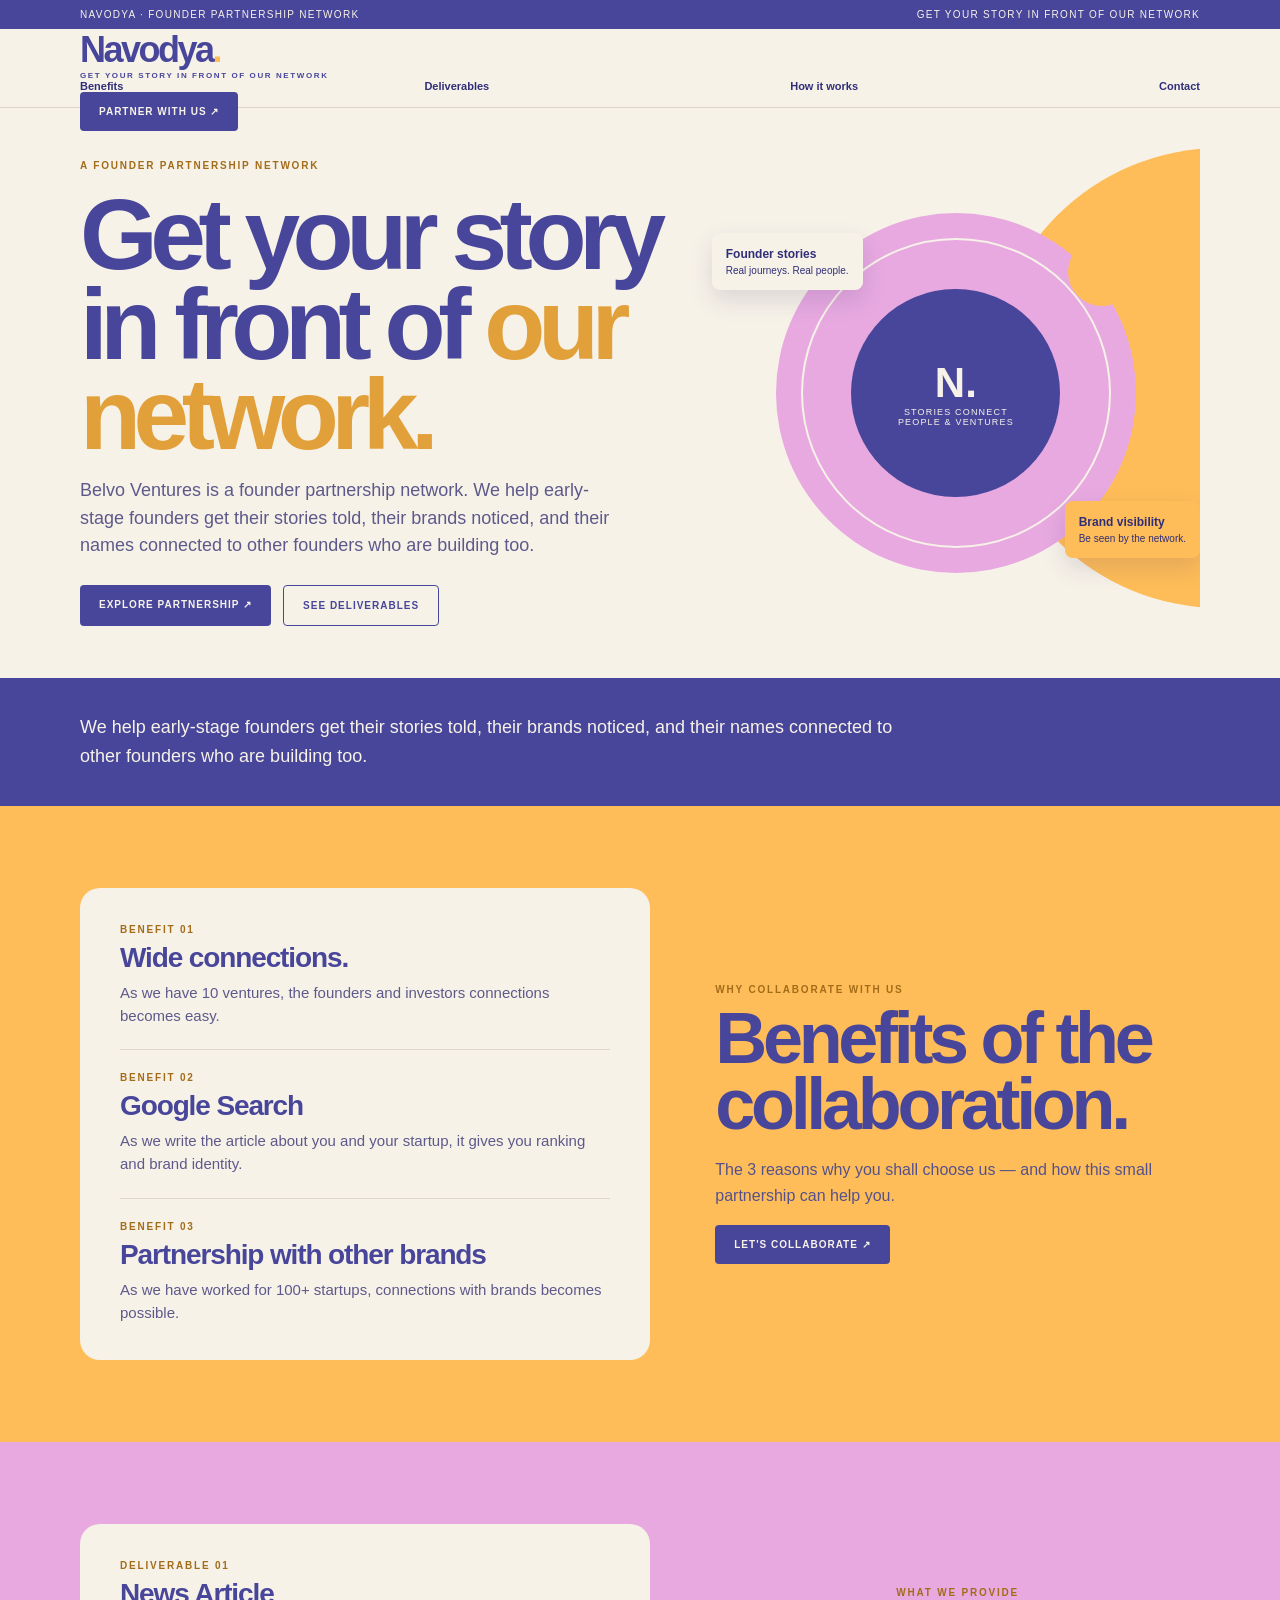
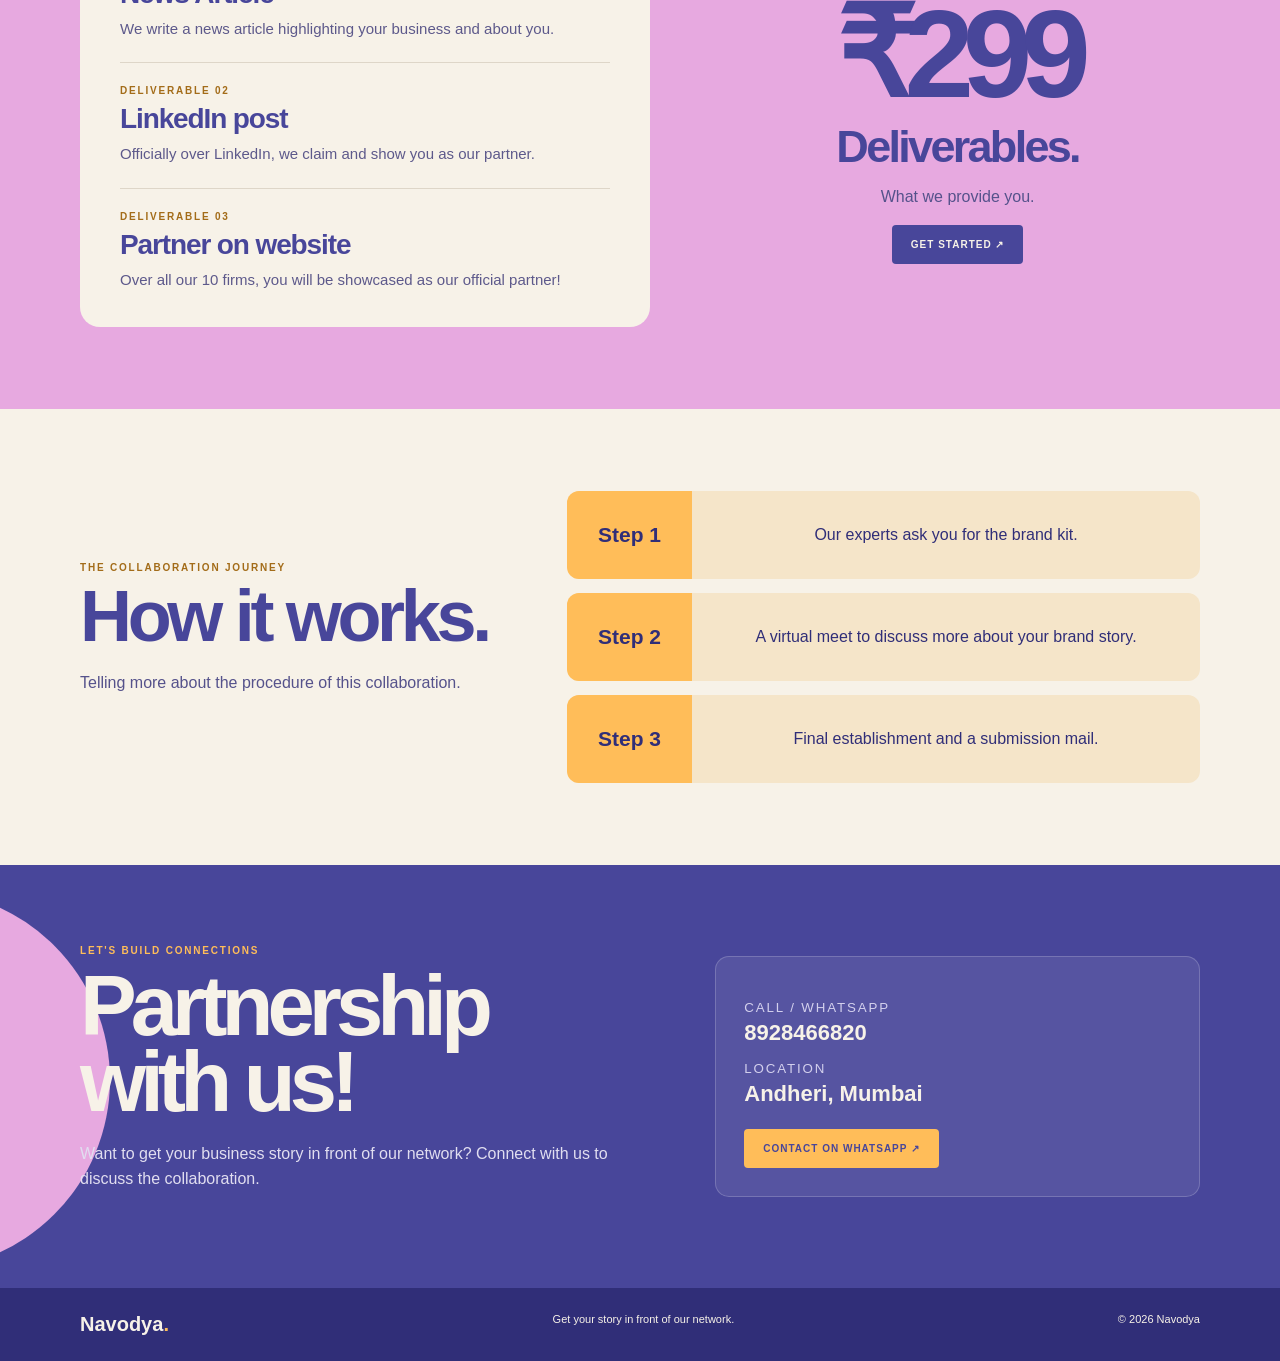
<file: about.html>
<!doctype html>
<html lang="en"><head><meta charset="utf-8">
<meta name="viewport" content="width=device-width,initial-scale=1"><meta name="theme-color" content="#48469A"><title>Navodya | Founder Partnership Network</title>
<style>
:root{--cream:#F7F2E8;--purple:#48469A;--orange:#FFBD59;--pink:#E7A9E0;--ink:#302E78}*{box-sizing:border-box}html{scroll-behavior:smooth}body{margin:0;background:var(--cream);color:var(--ink);font-family:Arial,sans-serif}a{text-decoration:none;color:inherit}.wrap{width:min(1120px,calc(100% - 40px));margin:auto}.top{background:var(--purple);color:var(--cream);padding:9px 0;font-size:10px;letter-spacing:.13em;text-transform:uppercase}.top .wrap,nav,.row{display:flex;justify-content:space-between;align-items:center;gap:20px}header{position:sticky;top:0;background:var(--cream);z-index:5;border-bottom:1px solid #ddd5c7}.nav{height:78px}.logo{font-size:36px;font-weight:900;letter-spacing:-.07em;color:var(--purple)}.logo span{color:var(--orange)}.logo small{display:block;font-size:8px;letter-spacing:.2em}.links{display:flex;gap:24px;font-size:11px;font-weight:bold}.links a:hover{color:#d28c22}.btn{display:inline-block;background:var(--purple);color:var(--cream);padding:14px 19px;border-radius:4px;font-size:10px;font-weight:bold;letter-spacing:.1em;text-transform:uppercase}.btn.alt{background:transparent;border:1px solid var(--purple);color:var(--purple)}.menu{display:none;border:0;background:none;font-size:23px;color:var(--purple)}
.hero{min-height:570px;display:grid;grid-template-columns:1.1fr .9fr;align-items:center;gap:35px;position:relative;overflow:hidden}.hero:after{content:"";position:absolute;width:460px;height:460px;border-radius:50%;background:var(--orange);right:-250px;top:40px}.kicker,.eyebrow{font-size:10px;font-weight:bold;letter-spacing:.18em;text-transform:uppercase;color:#a36c19}.hero h1{font-size:clamp(55px,8vw,100px);line-height:.9;letter-spacing:-.075em;color:var(--purple);margin:18px 0}.hero h1 em{font-style:normal;color:#e2a03b}.hero p{font-size:18px;line-height:1.55;color:#5d598b;max-width:540px}.actions{display:flex;gap:12px;flex-wrap:wrap;margin-top:25px}.art{height:390px;display:grid;place-items:center;position:relative;z-index:1}.orb{width:min(360px,90%);aspect-ratio:1;background:var(--pink);border-radius:50%;display:grid;place-items:center;position:relative}.orb:before{content:"";position:absolute;inset:25px;border:2px solid var(--cream);border-radius:50%}.orb:after{content:"";position:absolute;width:68px;height:68px;background:var(--orange);border-radius:50%;right:0;top:25px}.orb div{background:var(--purple);color:var(--cream);width:58%;aspect-ratio:1;border-radius:50%;display:grid;place-content:center;text-align:center}.orb b{font-size:42px}.orb span{font-size:9px;letter-spacing:.13em;text-transform:uppercase}.float{position:absolute;background:var(--cream);padding:14px;border-radius:8px;font-size:12px;font-weight:bold;box-shadow:0 10px 24px #24215a22}.float small{display:block;font-weight:normal;margin-top:4px}.f1{left:0;top:35px}.f2{right:0;bottom:30px;background:var(--orange)}
.band{background:var(--purple);color:var(--cream);padding:35px 0}.band p{font-size:18px;line-height:1.6;max-width:850px;margin:0}.section{padding:82px 0}.orange{background:var(--orange)}.pink{background:var(--pink)}.grid{display:grid;grid-template-columns:1fr .85fr;gap:65px;align-items:center}.panel{background:var(--cream);padding:36px 40px;border-radius:20px}.item{padding:0 0 22px;margin-bottom:22px;border-bottom:1px solid #ded6c8}.item:last-child{border:0;padding:0;margin:0}.item h3{font-size:28px;letter-spacing:-.04em;margin:7px 0;color:var(--purple)}.item p{font-size:15px;line-height:1.55;color:#5d598b;margin:0}.side h2{font-size:clamp(43px,6vw,72px);line-height:.92;letter-spacing:-.06em;margin:10px 0 20px;color:var(--purple)}.side p{font-size:16px;line-height:1.6;color:#55528b}.price{font-size:clamp(75px,10vw,125px);font-weight:900;letter-spacing:-.09em;line-height:.9;color:var(--purple)}.price-side{text-align:center}.price-side h2{font-size:45px;margin:16px 0 5px}.how{display:grid;grid-template-columns:.8fr 1.2fr;gap:65px;align-items:center}.steps{display:grid;gap:14px}.step{display:grid;grid-template-columns:125px 1fr;background:#f5e5c9;border-radius:12px;overflow:hidden;min-height:88px}.step b{background:var(--orange);display:grid;place-items:center;font-size:21px}.step span{display:grid;place-items:center;text-align:center;padding:15px 22px;line-height:1.45}.contact{background:var(--purple);color:var(--cream);padding:80px 0;position:relative;overflow:hidden}.contact:before{content:"";position:absolute;width:380px;height:380px;background:var(--pink);border-radius:50%;left:-270px;top:25px}.contact .grid{position:relative}.contact h2{font-size:clamp(48px,7vw,85px);line-height:.9;margin:12px 0 20px;letter-spacing:-.07em}.contact p{line-height:1.6;color:#e1def0}.details{background:#ffffff14;border:1px solid #ffffff30;padding:28px;border-radius:14px}.details small{display:block;color:#d3d0ed;text-transform:uppercase;letter-spacing:.14em;margin:15px 0 5px}.details b{font-size:22px}.details .btn{background:var(--orange);color:var(--purple);margin-top:22px}footer{background:#302e78;color:var(--cream);padding:25px 0;font-size:11px}footer .wrap{display:flex;justify-content:space-between;gap:15px;flex-wrap:wrap}
@media(max-width:760px){.links{display:none;position:absolute;top:78px;left:0;right:0;background:var(--cream);padding:20px;flex-direction:column;align-items:flex-start}.links.open{display:flex}.menu{display:block}.nav .btn{display:none}.hero{grid-template-columns:1fr;padding:55px 0 35px}.art{height:290px}.hero:after{top:420px}.grid,.how{grid-template-columns:1fr;gap:30px}.side{order:-1}.section{padding:60px 0}.panel{padding:25px}.price-side{text-align:left}.contact .grid{gap:25px}}
@media(max-width:480px){.wrap{width:calc(100% - 30px)}.hero h1{font-size:58px}.hero p{font-size:16px}.orb{width:260px}.float{font-size:10px}.step{grid-template-columns:95px 1fr}.step span{font-size:13px}.item h3{font-size:24px}}
</style></head><body>
<div class="top"><div class="wrap"><span>Navodya · Founder partnership network</span><span>Get your story in front of our network</span></div></div>
<header><div class="wrap nav"><a class="logo" href="#home">Navodya<span>.</span><small>GET YOUR STORY IN FRONT OF OUR NETWORK</small></a><nav class="links" id="links"><a href="#benefits">Benefits</a><a href="#deliverables">Deliverables</a><a href="#process">How it works</a><a href="#contact">Contact</a></nav><a class="btn" href="#contact">Partner with us ↗</a><button class="menu" onclick="document.getElementById('links').classList.toggle('open')">☰</button></div></header>
<main id="home">
<section class="wrap hero"><div><div class="kicker">A founder partnership network</div><h1>Get your story in front of <em>our network.</em></h1><p>Belvo Ventures is a founder partnership network. We help early-stage founders get their stories told, their brands noticed, and their names connected to other founders who are building too.</p><div class="actions"><a class="btn" href="#contact">Explore partnership ↗</a><a class="btn alt" href="#deliverables">See deliverables</a></div></div><div class="art"><div class="orb"><div><b>N.</b><span>Stories connect<br>people & ventures</span></div></div><div class="float f1">Founder stories<small>Real journeys. Real people.</small></div><div class="float f2">Brand visibility<small>Be seen by the network.</small></div></div></section>
<section class="band"><div class="wrap"><p>We help early-stage founders get their stories told, their brands noticed, and their names connected to other founders who are building too.</p></div></section>
<section class="section orange" id="benefits"><div class="wrap grid"><div class="panel">
<div class="item"><div class="eyebrow">Benefit 01</div><h3>Wide connections.</h3><p>As we have 10 ventures, the founders and investors connections becomes easy.</p></div>
<div class="item"><div class="eyebrow">Benefit 02</div><h3>Google Search</h3><p>As we write the article about you and your startup, it gives you ranking and brand identity.</p></div>
<div class="item"><div class="eyebrow">Benefit 03</div><h3>Partnership with other brands</h3><p>As we have worked for 100+ startups, connections with brands becomes possible.</p></div>
</div><div class="side"><div class="eyebrow">Why collaborate with us</div><h2>Benefits of the collaboration.</h2><p>The 3 reasons why you shall choose us — and how this small partnership can help you.</p><a class="btn" href="#contact">Let's collaborate ↗</a></div></div></section>
<section class="section pink" id="deliverables"><div class="wrap grid"><div class="panel">
<div class="item"><div class="eyebrow">Deliverable 01</div><h3>News Article</h3><p>We write a news article highlighting your business and about you.</p></div>
<div class="item"><div class="eyebrow">Deliverable 02</div><h3>LinkedIn post</h3><p>Officially over LinkedIn, we claim and show you as our partner.</p></div>
<div class="item"><div class="eyebrow">Deliverable 03</div><h3>Partner on website</h3><p>Over all our 10 firms, you will be showcased as our official partner!</p></div>
</div><div class="side price-side"><div class="eyebrow">What we provide</div><div class="price">₹299</div><h2>Deliverables.</h2><p>What we provide you.</p><a class="btn" href="#contact">Get started ↗</a></div></div></section>
<section class="section" id="process"><div class="wrap how"><div class="side"><div class="eyebrow">The collaboration journey</div><h2>How it works.</h2><p>Telling more about the procedure of this collaboration.</p></div><div class="steps"><div class="step"><b>Step 1</b><span>Our experts ask you for the brand kit.</span></div><div class="step"><b>Step 2</b><span>A virtual meet to discuss more about your brand story.</span></div><div class="step"><b>Step 3</b><span>Final establishment and a submission mail.</span></div></div></div></section>
<section class="contact" id="contact"><div class="wrap grid"><div><div class="eyebrow" style="color:var(--orange)">Let's build connections</div><h2>Partnership<br>with us!</h2><p>Want to get your business story in front of our network? Connect with us to discuss the collaboration.</p></div><div class="details"><small>Call / WhatsApp</small><b>8928466820</b><small>Location</small><b>Andheri, Mumbai</b><br><a class="btn" href="https://wa.me/918928466820">Contact on WhatsApp ↗</a></div></div></section>
</main><footer><div class="wrap"><b style="font-size:20px">Navodya<span style="color:var(--orange)">.</span></b><span>Get your story in front of our network.</span><span>© <span id="year"></span> Navodya</span></div></footer>
<script>document.getElementById('year').textContent=new Date().getFullYear();document.querySelectorAll('.links a').forEach(a=>a.addEventListener('click',()=>document.getElementById('links').classList.remove('open')))</script>
</body></html>
</file>
